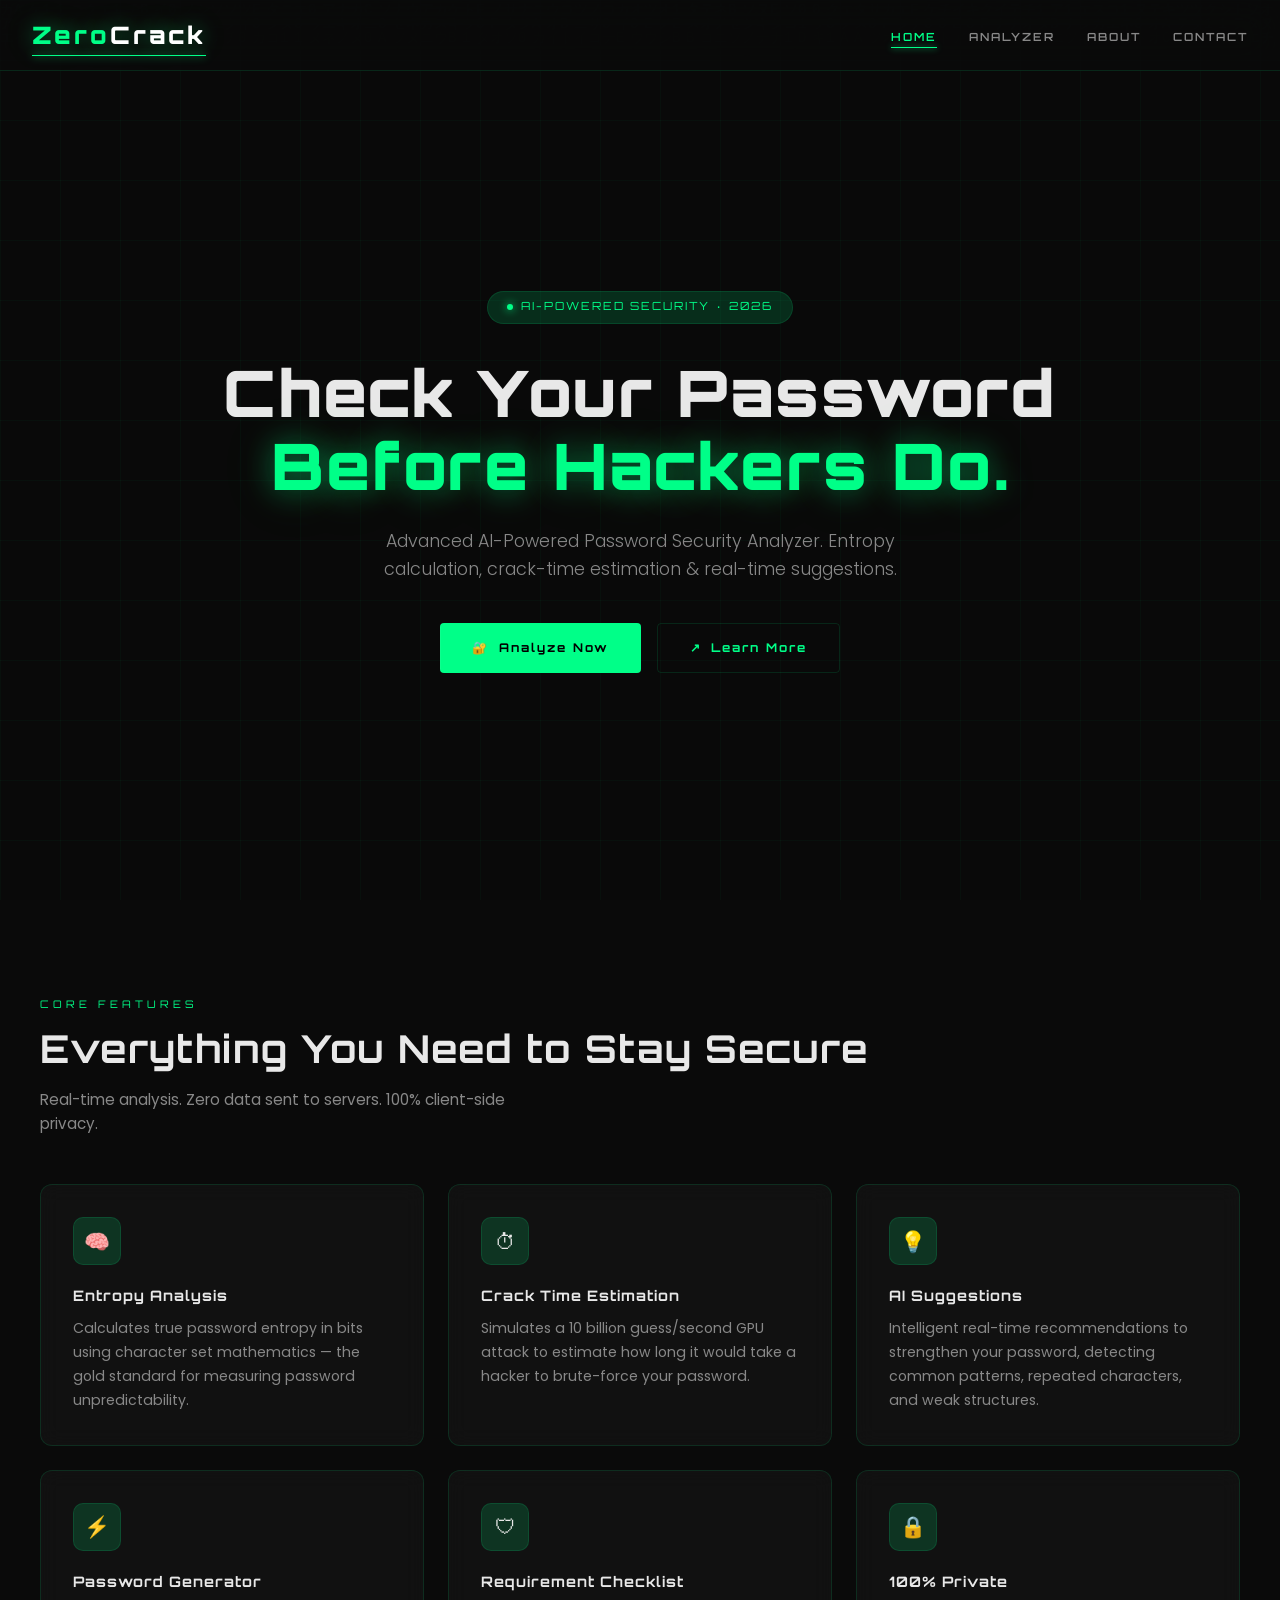
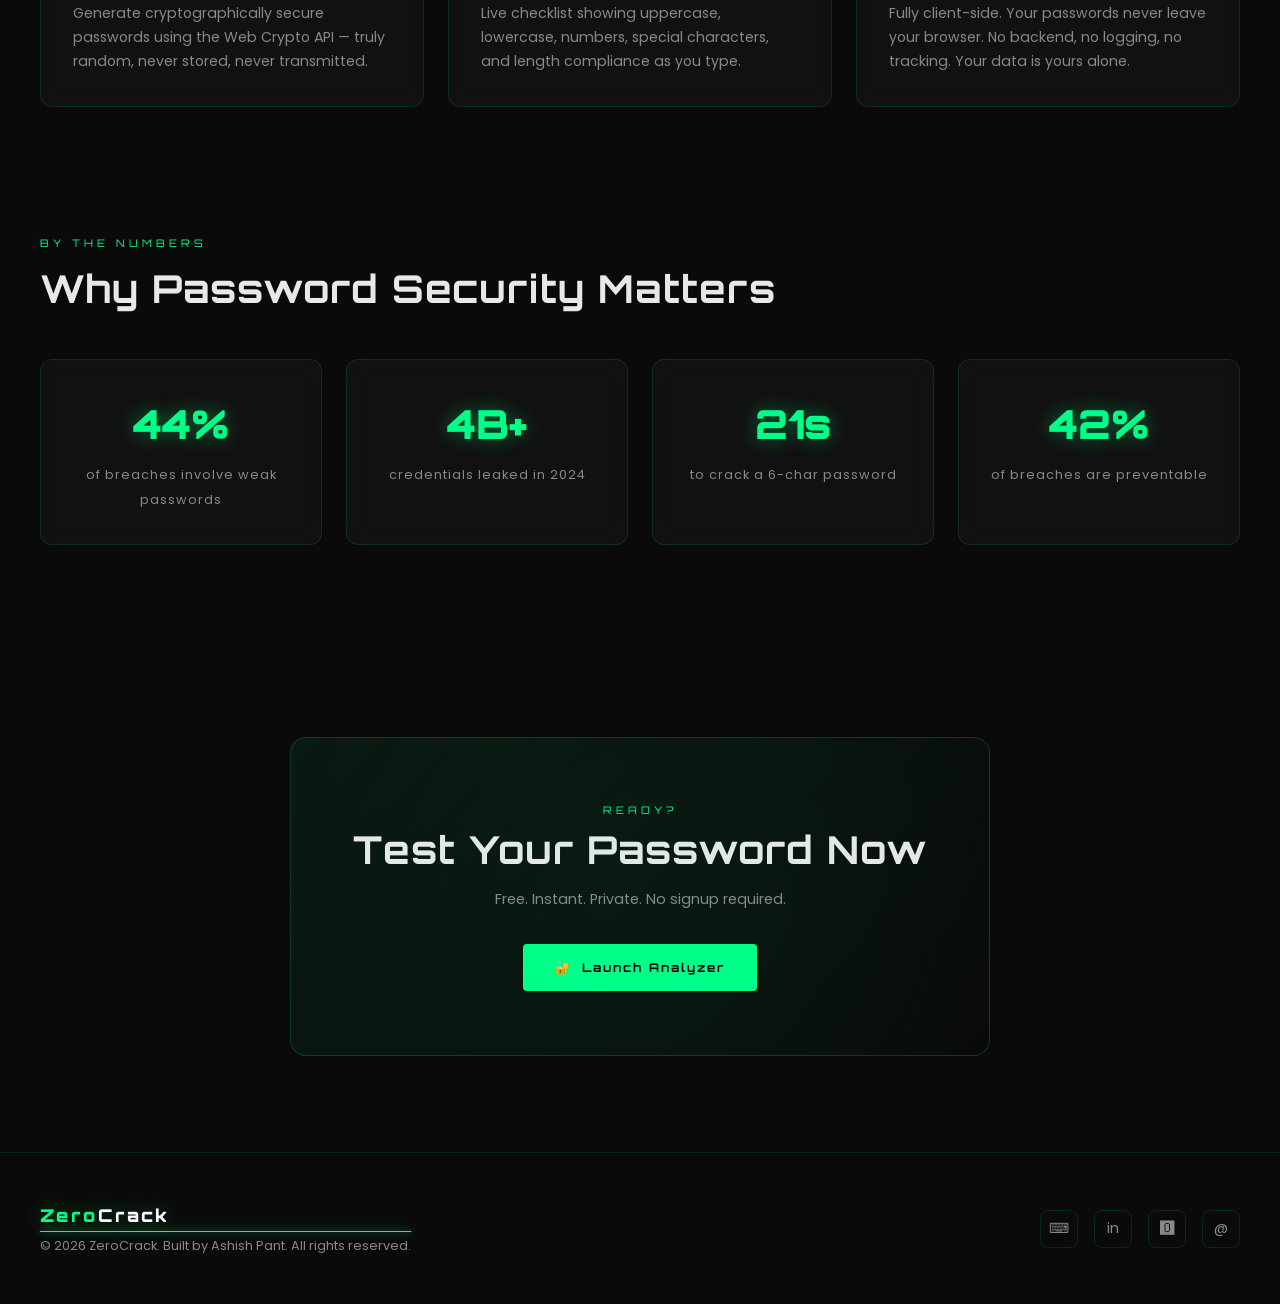
<file: index.html>
<!DOCTYPE html>
<html lang="en">
<head>
  <meta charset="UTF-8" />
  <meta name="viewport" content="width=device-width, initial-scale=1.0"/>
  <title>ZeroCrack — Advanced Password Security Analyzer</title>
  <meta name="description" content="AI-powered password strength and security analyzer. Check your password before hackers do."/>
  <link rel="stylesheet" href="style.css"/>
  <!-- Fonts loaded via CSS @import -->
</head>
<body>

  <!-- Matrix Background Canvas -->
  <canvas id="matrix-canvas" aria-hidden="true"></canvas>
  <!-- Cyber Grid Overlay -->
  <div class="cyber-grid" aria-hidden="true"></div>

  <!-- ======= NAVBAR ======= -->
  <nav class="navbar" role="navigation" aria-label="Main navigation">
    <a href="index.html" class="logo" aria-label="CipherX Home">Zero<span style="color:#fff">Crack</span></a>
    <ul class="nav-links">
      <li><a href="index.html">Home</a></li>
      <li><a href="analyzer.html">Analyzer</a></li>
      <li><a href="about.html">About</a></li>
      <li><a href="contact.html">Contact</a></li>
    </ul>
    <button class="nav-toggle" aria-label="Toggle navigation" aria-expanded="false">
      <span></span><span></span><span></span>
    </button>
  </nav>

  <!-- ======= MAIN ======= -->
  <main class="page-wrapper">

    <!-- HERO -->
    <section class="hero" aria-label="Hero">
      <span class="hero-badge"><span class="dot"></span>AI-POWERED SECURITY · 2026</span>

      <h1 class="hero-title">
        Check Your Password<br>
        <span class="highlight">Before Hackers Do.</span>
      </h1>

      <p class="hero-subtitle">
        Advanced AI-Powered Password Security Analyzer. Entropy calculation, crack-time estimation & real-time suggestions.
      </p>

      <div class="hero-cta">
        <a href="analyzer.html" class="btn-primary">
          <span>🔐</span> Analyze Now
        </a>
        <a href="about.html" class="btn-secondary">
          <span>↗</span> Learn More
        </a>
      </div>
    </section>

    <!-- FEATURES -->
    <section class="section" aria-labelledby="features-title">
      <div class="container">
        <span class="section-label reveal">Core Features</span>
        <h2 class="section-title reveal" id="features-title">Everything You Need to Stay Secure</h2>
        <p class="section-sub reveal">Real-time analysis. Zero data sent to servers. 100% client-side privacy.</p>

        <div class="features-grid">
          <!-- Card 1 -->
          <div class="glass-card reveal reveal-delay-1">
            <div class="feature-icon">🧠</div>
            <h3 class="feature-title">Entropy Analysis</h3>
            <p class="feature-desc">Calculates true password entropy in bits using character set mathematics — the gold standard for measuring password unpredictability.</p>
          </div>
          <!-- Card 2 -->
          <div class="glass-card reveal reveal-delay-2">
            <div class="feature-icon">⏱</div>
            <h3 class="feature-title">Crack Time Estimation</h3>
            <p class="feature-desc">Simulates a 10 billion guess/second GPU attack to estimate how long it would take a hacker to brute-force your password.</p>
          </div>
          <!-- Card 3 -->
          <div class="glass-card reveal reveal-delay-3">
            <div class="feature-icon">💡</div>
            <h3 class="feature-title">AI Suggestions</h3>
            <p class="feature-desc">Intelligent real-time recommendations to strengthen your password, detecting common patterns, repeated characters, and weak structures.</p>
          </div>
          <!-- Card 4 -->
          <div class="glass-card reveal reveal-delay-1">
            <div class="feature-icon">⚡</div>
            <h3 class="feature-title">Password Generator</h3>
            <p class="feature-desc">Generate cryptographically secure passwords using the Web Crypto API — truly random, never stored, never transmitted.</p>
          </div>
          <!-- Card 5 -->
          <div class="glass-card reveal reveal-delay-2">
            <div class="feature-icon">🛡</div>
            <h3 class="feature-title">Requirement Checklist</h3>
            <p class="feature-desc">Live checklist showing uppercase, lowercase, numbers, special characters, and length compliance as you type.</p>
          </div>
          <!-- Card 6 -->
          <div class="glass-card reveal reveal-delay-3">
            <div class="feature-icon">🔒</div>
            <h3 class="feature-title">100% Private</h3>
            <p class="feature-desc">Fully client-side. Your passwords never leave your browser. No backend, no logging, no tracking. Your data is yours alone.</p>
          </div>
        </div>
      </div>
    </section>

    <!-- STATS -->
    <section class="section" style="padding-top:2rem;" aria-label="Statistics">
      <div class="container">
        <span class="section-label reveal">By The Numbers</span>
        <h2 class="section-title reveal">Why Password Security Matters</h2>
        <div class="stats-grid">
          <div class="glass-card stat-card reveal reveal-delay-1">
            <span class="stat-number" data-count="81" data-suffix="%">0%</span>
            <span class="stat-label">of breaches involve weak passwords</span>
          </div>
          <div class="glass-card stat-card reveal reveal-delay-2">
            <span class="stat-number" data-count="4" data-suffix="B+">0</span>
            <span class="stat-label">credentials leaked in 2024</span>
          </div>
          <div class="glass-card stat-card reveal reveal-delay-3">
            <span class="stat-number" data-count="30" data-suffix="s">0</span>
            <span class="stat-label">to crack a 6-char password</span>
          </div>
          <div class="glass-card stat-card reveal reveal-delay-1">
            <span class="stat-number" data-count="99" data-suffix="%">0%</span>
            <span class="stat-label">of breaches are preventable</span>
          </div>
        </div>
      </div>
    </section>

    <!-- CTA -->
    <section class="cta-section reveal" aria-label="Call to action">
      <div class="cta-box">
        <span class="section-label" style="text-align:center;display:block;margin-bottom:0.5rem;">Ready?</span>
        <h2 class="section-title" style="margin-bottom:1rem;">Test Your Password Now</h2>
        <p style="color:var(--text-muted);margin-bottom:2rem;font-size:0.9rem;">Free. Instant. Private. No signup required.</p>
        <a href="analyzer.html" class="btn-primary">
          <span>🔐</span> Launch Analyzer
        </a>
      </div>
    </section>
   

  </main>

  <!-- FOOTER -->
  <footer role="contentinfo">
    <div class="footer-inner">
      <div>
        <div class="logo" style="font-size:1.1rem;margin-bottom:0.4rem;">Zero<span style="color:#fff">Crack</span></div>
        <p class="footer-copy">© 2026 ZeroCrack. Built by Ashish Pant. All rights reserved.</p>
      </div>
      <div class="social-links" aria-label="Social media links">
        <a href="https://github.com/ashish-pant78" target="_blank" aria-label="GitHub">⌨</a>
       <a href="https://www.linkedin.com/in/ashishpant78" target="_blank" aria-label="LinkedIn">in</a>
        <a href="https://www.instagram.com/pixeltoprogram7" target="_blank" aria-label="Instagram">🅾</a>
        <a href="mailto:ashishpant062@gmail.com" aria-label="Email">@</a>
      </div>
      
    </div>
  </footer>

  <script src="script.js"></script>
</body>
</html>
</file>
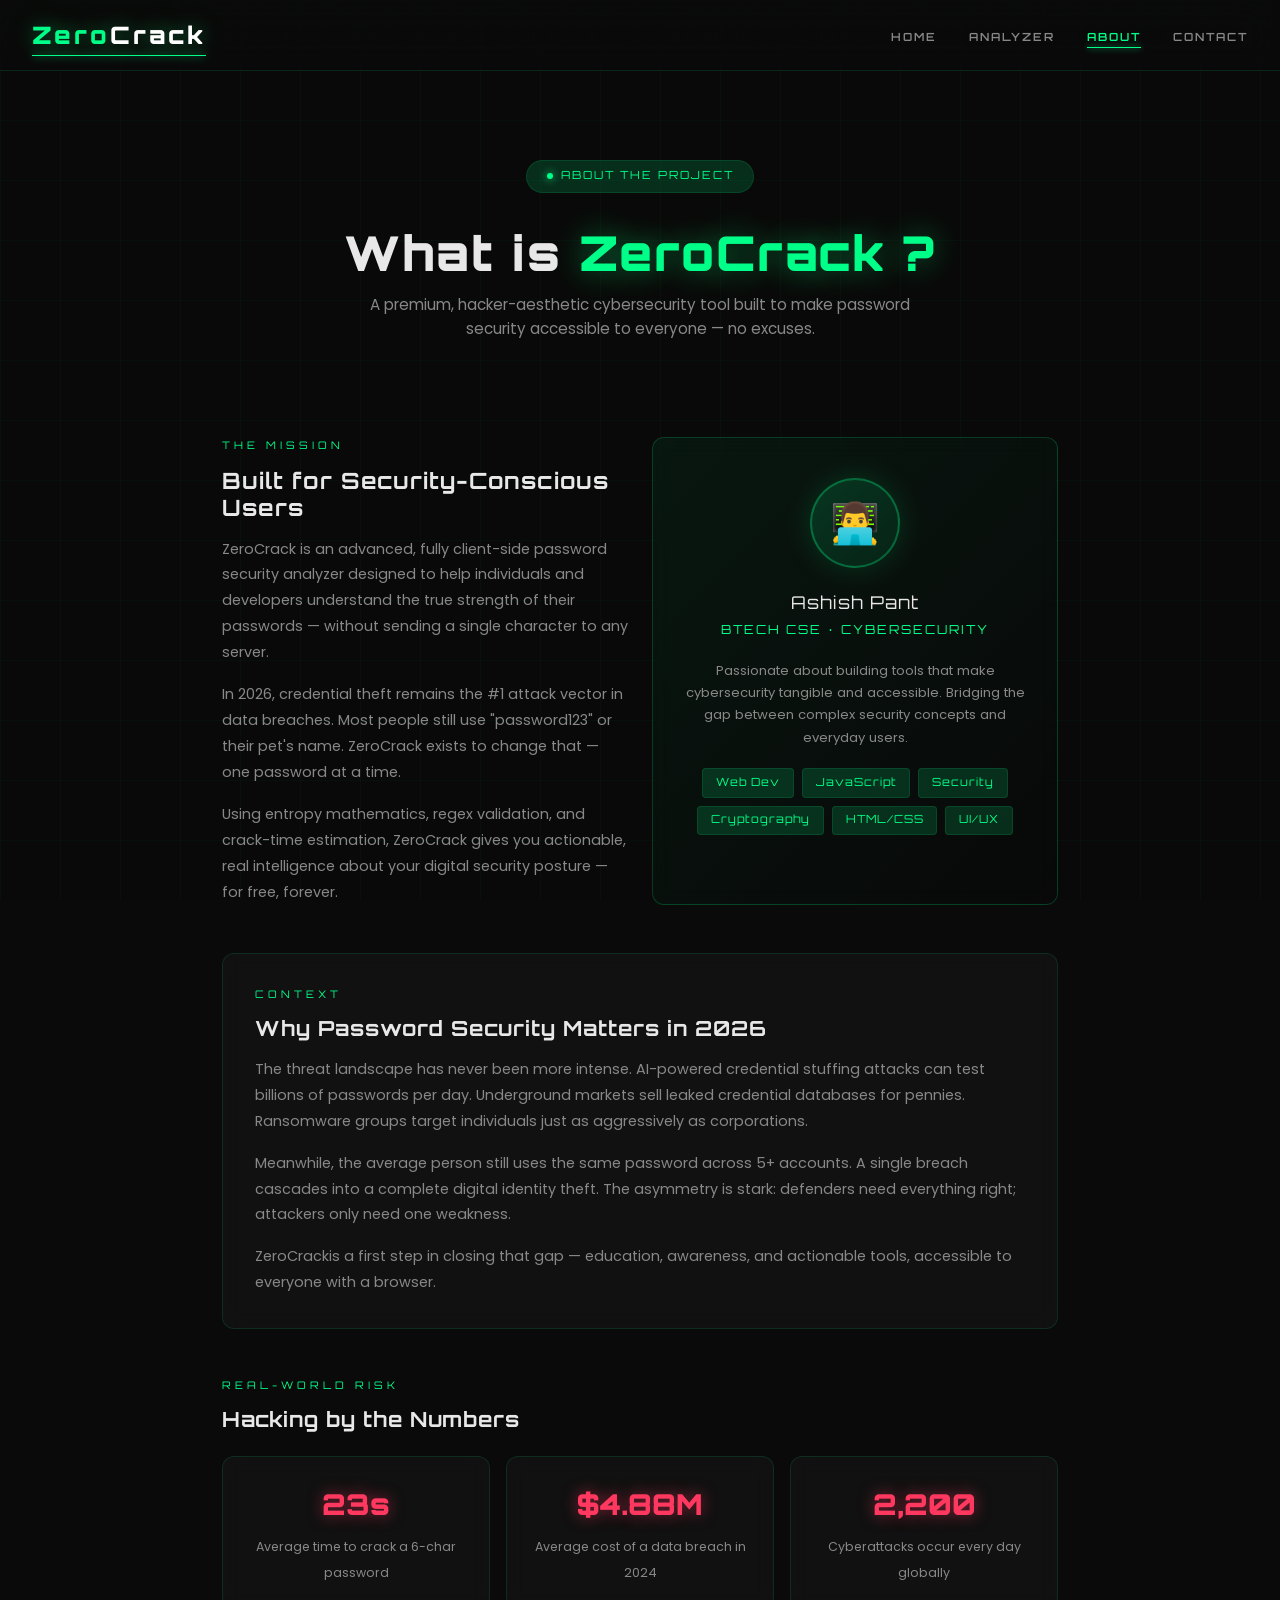
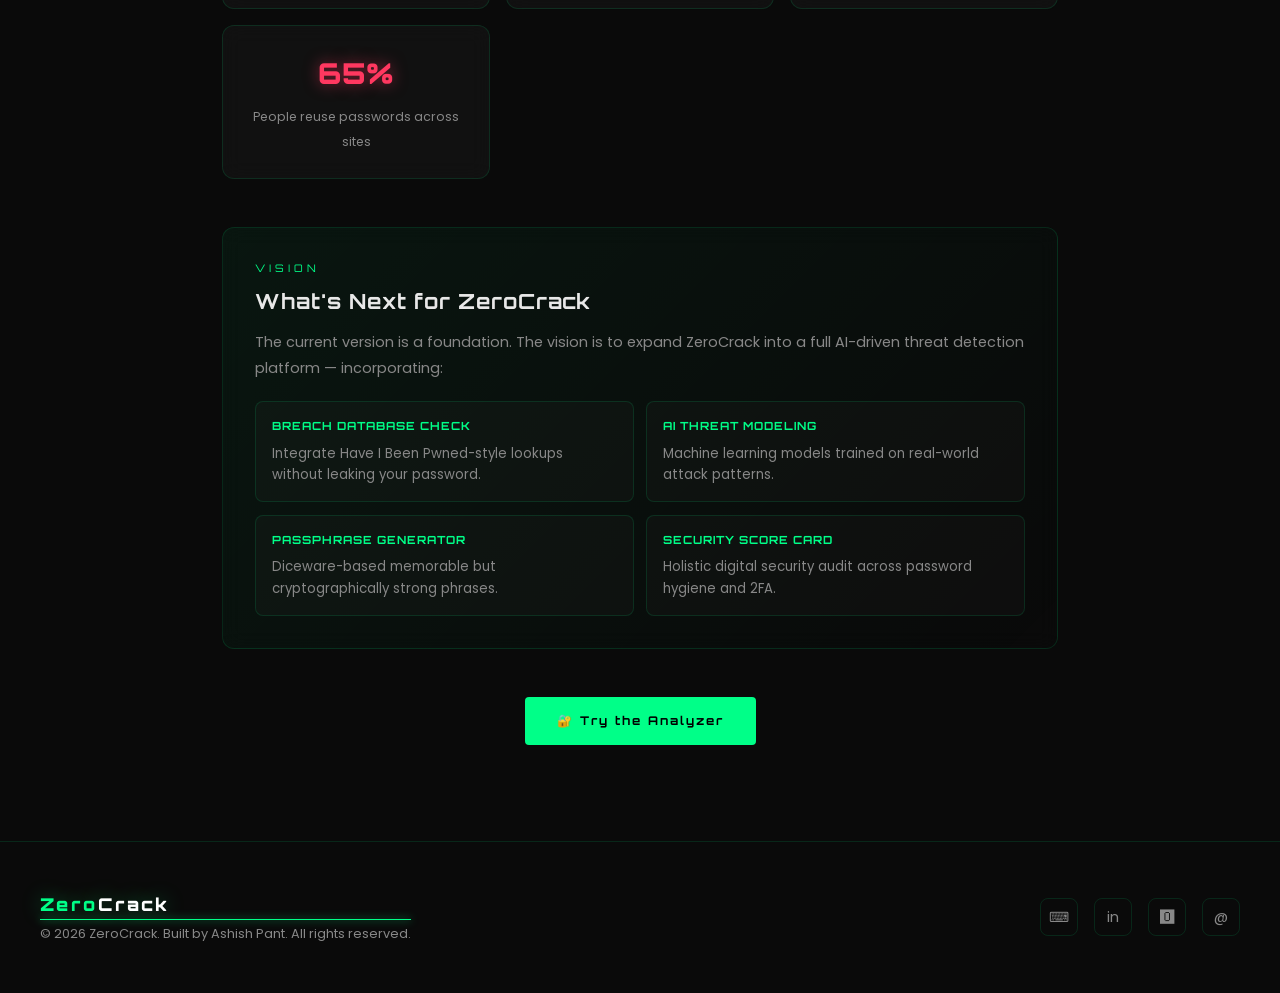
<file: about.html>
<!DOCTYPE html>
<html lang="en">
<head>
  <meta charset="UTF-8"/>
  <meta name="viewport" content="width=device-width, initial-scale=1.0"/>
  <title>ZeroCrack — About</title>
  <meta name="description" content="About CipherX — the AI-powered password security analyzer built by Ashish Pant."/>
  <link rel="stylesheet" href="style.css"/>
</head>
<body>

  <canvas id="matrix-canvas" aria-hidden="true"></canvas>
  <div class="cyber-grid" aria-hidden="true"></div>

  <!-- NAVBAR -->
  <nav class="navbar">
    <a href="index.html" class="logo">Zero<span style="color:#fff">Crack</span></a>
    <ul class="nav-links">
      <li><a href="index.html">Home</a></li>
      <li><a href="analyzer.html">Analyzer</a></li>
      <li><a href="about.html">About</a></li>
      <li><a href="contact.html">Contact</a></li>
    </ul>
    <button class="nav-toggle" aria-label="Toggle navigation">
      <span></span><span></span><span></span>
    </button>
  </nav>

  <main class="page-wrapper">

    <!-- HERO -->
    <div class="about-hero">
      <span class="hero-badge"><span class="dot"></span>ABOUT THE PROJECT</span>
      <h1 class="hero-title" style="font-size:clamp(1.8rem,4vw,3rem);margin-bottom:0.8rem;">
        What is <span class="highlight">ZeroCrack ?</span>
      </h1>
      <p style="color:var(--text-muted);font-size:0.95rem;max-width:540px;margin:0 auto;">
        A premium, hacker-aesthetic cybersecurity tool built to make password security accessible to everyone — no excuses.
      </p>
    </div>

    <div class="about-container">

      <!-- About + Profile -->
      <div class="about-grid reveal">
        <div>
          <span class="section-label">The Mission</span>
          <h2 class="section-title" style="font-size:1.4rem;margin-bottom:1rem;">Built for Security-Conscious Users</h2>
          <p class="about-text">
            ZeroCrack is an advanced, fully client-side password security analyzer designed to help individuals and developers understand the true strength of their passwords — without sending a single character to any server.
          </p>
          <p class="about-text" style="margin-top:1rem;">
            In 2026, credential theft remains the #1 attack vector in data breaches. Most people still use "password123" or their pet's name. ZeroCrack exists to change that — one password at a time.
          </p>
          <p class="about-text" style="margin-top:1rem;">
            Using entropy mathematics, regex validation, and crack-time estimation, ZeroCrack gives you actionable, real intelligence about your digital security posture — for free, forever.
          </p>
        </div>

        <!-- Creator Profile -->
        <div class="profile-card glass-card">
          <div class="profile-avatar">👨‍💻</div>
          <div class="profile-name">Ashish Pant</div>
          <div class="profile-role">BTECH CSE · CYBERSECURITY</div>
          <p style="font-size:0.82rem;color:var(--text-muted);margin-bottom:1.2rem;line-height:1.7;">
            Passionate about building tools that make cybersecurity tangible and accessible. Bridging the gap between complex security concepts and everyday users.
          </p>
          <div class="skills-list">
            <span class="skill-badge">Web Dev</span>
            <span class="skill-badge">JavaScript</span>
            <span class="skill-badge">Security</span>
            <span class="skill-badge">Cryptography</span>
            <span class="skill-badge">HTML/CSS</span>
            <span class="skill-badge">UI/UX</span>
          </div>
        </div>
      </div>

      <!-- Why it matters in 2026 -->
      <div class="glass-card reveal" style="margin-top:3rem;">
        <span class="section-label">Context</span>
        <h2 class="section-title" style="font-size:1.3rem;margin-bottom:1rem;">Why Password Security Matters in 2026</h2>
        <p class="about-text">
          The threat landscape has never been more intense. AI-powered credential stuffing attacks can test billions of passwords per day. Underground markets sell leaked credential databases for pennies. Ransomware groups target individuals just as aggressively as corporations.
        </p>
        <p class="about-text" style="margin-top:1rem;">
          Meanwhile, the average person still uses the same password across 5+ accounts. A single breach cascades into a complete digital identity theft. The asymmetry is stark: defenders need everything right; attackers only need one weakness.
        </p>
        <p class="about-text" style="margin-top:1rem;">
          ZeroCrackis a first step in closing that gap — education, awareness, and actionable tools, accessible to everyone with a browser.
        </p>
      </div>

      <!-- Real-world risks -->
      <div style="margin-top:3rem;">
        <span class="section-label reveal">Real-World Risk</span>
        <h2 class="section-title reveal" style="font-size:1.3rem;">Hacking by the Numbers</h2>
        <div class="risk-grid reveal">
          <div class="glass-card risk-card">
            <span class="risk-number">23s</span>
            <span class="risk-label">Average time to crack a 6-char password</span>
          </div>
          <div class="glass-card risk-card">
            <span class="risk-number">$4.88M</span>
            <span class="risk-label">Average cost of a data breach in 2024</span>
          </div>
          <div class="glass-card risk-card">
            <span class="risk-number">2,200</span>
            <span class="risk-label">Cyberattacks occur every day globally</span>
          </div>
          <div class="glass-card risk-card">
            <span class="risk-number">65%</span>
            <span class="risk-label">People reuse passwords across sites</span>
          </div>
        </div>
      </div>

      <!-- Vision -->
      <div class="glass-card reveal" style="margin-top:3rem;background:linear-gradient(135deg,rgba(0,255,136,0.05),transparent);">
        <span class="section-label">Vision</span>
        <h2 class="section-title" style="font-size:1.3rem;margin-bottom:1rem;">What's Next for ZeroCrack</h2>
        <p class="about-text">
          The current version is a foundation. The vision is to expand ZeroCrack into a full AI-driven threat detection platform — incorporating:
        </p>
        <div style="margin-top:1.2rem;display:grid;grid-template-columns:1fr 1fr;gap:0.8rem;">
          <div class="tip-card" style="padding:1rem;">
            <strong>BREACH DATABASE CHECK</strong>
            Integrate Have I Been Pwned-style lookups without leaking your password.
          </div>
          <div class="tip-card" style="padding:1rem;">
            <strong>AI THREAT MODELING</strong>
            Machine learning models trained on real-world attack patterns.
          </div>
          <div class="tip-card" style="padding:1rem;">
            <strong>PASSPHRASE GENERATOR</strong>
            Diceware-based memorable but cryptographically strong phrases.
          </div>
          <div class="tip-card" style="padding:1rem;">
            <strong>SECURITY SCORE CARD</strong>
            Holistic digital security audit across password hygiene and 2FA.
          </div>
        </div>
      </div>

      <!-- CTA -->
      <div style="text-align:center;margin-top:3rem;" class="reveal">
        <a href="analyzer.html" class="btn-primary" style="font-size:0.75rem;">🔐 Try the Analyzer</a>
      </div>

    </div>
  </main>

  <!-- FOOTER -->
  <footer>
    <div class="footer-inner">
      <div>
        <div class="logo" style="font-size:1.1rem;margin-bottom:0.4rem;">Zero<span style="color:#fff">Crack</span></div>
        <p class="footer-copy">© 2026 ZeroCrack. Built by Ashish Pant. All rights reserved.</p>
      </div>
      <div class="social-links">
     <a href="https://github.com/ashish-pant78" target="_blank" aria-label="GitHub">⌨</a>
       <a href="https://www.linkedin.com/in/ashishpant78" target="_blank" aria-label="LinkedIn">in</a>
        <a href="https://www.instagram.com/pixeltoprogram7" target="_blank" aria-label="Instagram">🅾</a>
        <a href="mailto:ashishpant062@gmail.com" aria-label="Email">@</a>
      </div>
    </div>
  </footer>

  <script src="script.js"></script>
</body>
</html>
</file>
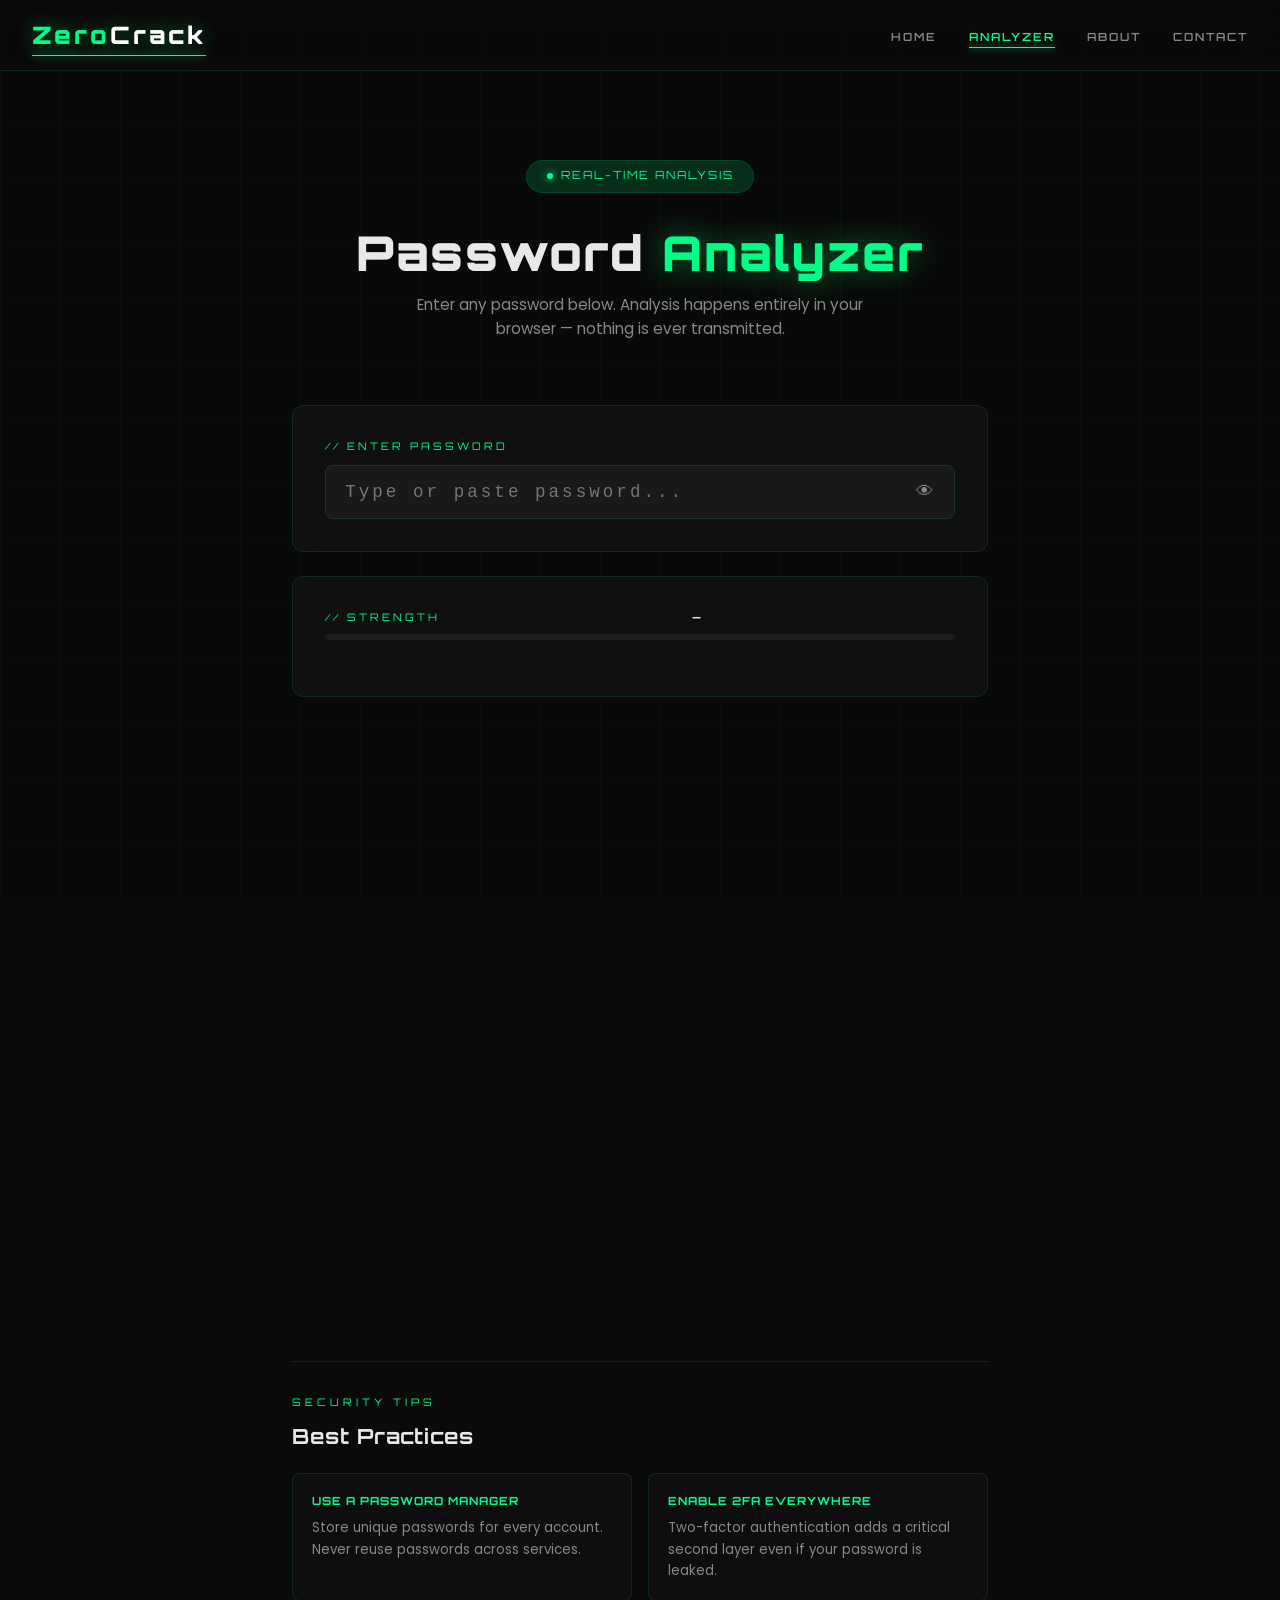
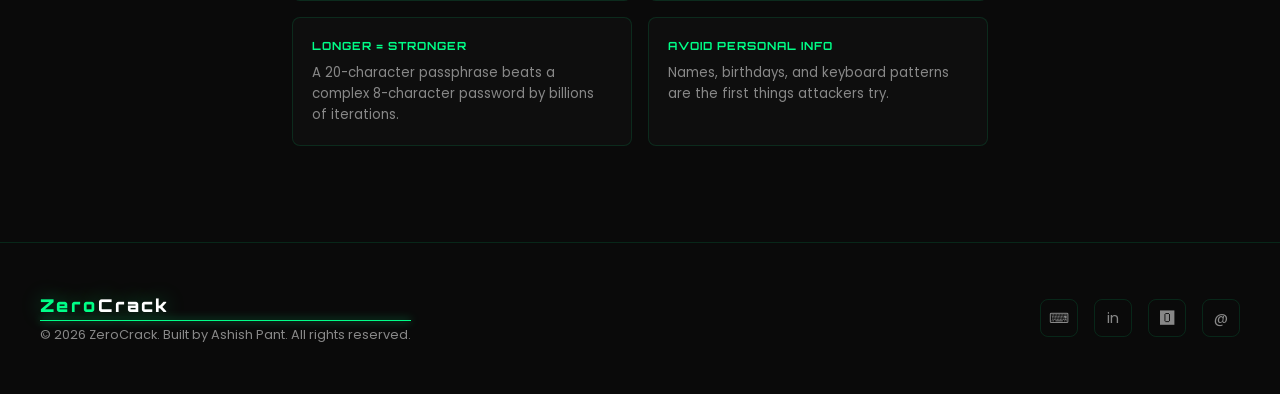
<file: analyzer.html>
<!DOCTYPE html>
<html lang="en">
<head>
  <meta charset="UTF-8"/>
  <meta name="viewport" content="width=device-width, initial-scale=1.0"/>
  <title>ZeroCrack — Password Analyzer</title>
  <meta name="description" content="Real-time password strength analyzer with entropy calculation and crack-time estimation."/>
  <link rel="stylesheet" href="style.css"/>
</head>
<body>

  <canvas id="matrix-canvas" aria-hidden="true"></canvas>
  <div class="cyber-grid" aria-hidden="true"></div>

  <!-- NAVBAR -->
  <nav class="navbar" role="navigation">
    <a href="index.html" class="logo">Zero<span style="color:#fff">Crack</span></a>
    <ul class="nav-links">
      <li><a href="index.html">Home</a></li>
      <li><a href="analyzer.html">Analyzer</a></li>
      <li><a href="about.html">About</a></li>
      <li><a href="contact.html">Contact</a></li>
    </ul>
    <button class="nav-toggle" aria-label="Toggle navigation">
      <span></span><span></span><span></span>
    </button>
  </nav>

  <main class="page-wrapper">

    <!-- HERO -->
    <div class="analyzer-hero">
      <span class="hero-badge"><span class="dot"></span>REAL-TIME ANALYSIS</span>
      <h1 class="hero-title" style="font-size:clamp(1.8rem,4vw,3rem);margin-bottom:0.8rem;">
        Password <span class="highlight">Analyzer</span>
      </h1>
      <p style="color:var(--text-muted);font-size:0.95rem;max-width:500px;margin:0 auto;">
        Enter any password below. Analysis happens entirely in your browser — nothing is ever transmitted.
      </p>
    </div>

    <!-- ANALYZER PANEL -->
    <div class="analyzer-container">

      <!-- Input -->
      <div class="glass-card" style="margin-bottom:1.5rem;">
        <label class="input-label" for="password-input">// ENTER PASSWORD</label>
        <div class="input-wrapper" style="margin-bottom:0;">
          <input
            type="password"
            id="password-input"
            class="password-input"
            placeholder="Type or paste password..."
            autocomplete="off"
            spellcheck="false"
            aria-label="Password input"
          />
          <button class="toggle-btn" id="toggle-btn" aria-label="Toggle password visibility">👁</button>
        </div>
      </div>

      <!-- Strength Meter -->
      <div class="glass-card" style="margin-bottom:1.5rem;">
        <div class="strength-meter-wrap">
          <div class="strength-label-row">
            <span class="input-label" style="margin-bottom:0;">// STRENGTH</span>
            <span class="strength-text" id="strength-text">—</span>
            <span class="strength-percent" id="strength-pct"></span>
          </div>
          <div class="strength-bar-bg">
            <div class="strength-bar" id="strength-bar"></div>
          </div>
        </div>
      </div>

      <!-- Loader (shown briefly on input) -->
      <div class="loader" id="loader" aria-label="Analyzing...">
        <div class="loader-dot"></div>
        <div class="loader-dot"></div>
        <div class="loader-dot"></div>
      </div>

      <!-- Results Panel (revealed after input) -->
      <div class="results-panel" id="results-panel">

        <!-- Checklist -->
        <div class="glass-card" style="margin-bottom:1.5rem;">
          <span class="input-label" style="margin-bottom:1rem;display:block;">// REQUIREMENTS</span>
          <div class="checklist" role="list" aria-label="Password requirements">
            <div class="check-item" id="check-length" role="listitem">
              <span class="icon">✖</span> Min 8 characters
            </div>
            <div class="check-item" id="check-upper" role="listitem">
              <span class="icon">✖</span> Uppercase letter
            </div>
            <div class="check-item" id="check-lower" role="listitem">
              <span class="icon">✖</span> Lowercase letter
            </div>
            <div class="check-item" id="check-number" role="listitem">
              <span class="icon">✖</span> Number (0–9)
            </div>
            <div class="check-item" id="check-special" role="listitem">
              <span class="icon">✖</span> Special character
            </div>
          </div>
        </div>

        <!-- Stats Row -->
        <div class="stats-row" style="margin-bottom:1.5rem;">
          <div class="stat-box">
            <span class="val" id="entropy-val">—</span>
            <span class="lbl">ENTROPY</span>
          </div>
          <div class="stat-box">
            <span class="val" id="crack-time" style="font-size:1rem;">—</span>
            <span class="lbl">EST. CRACK TIME</span>
          </div>
        </div>

        <!-- AI Suggestions -->
        <div class="glass-card suggestions-box" style="margin-bottom:1.5rem;">
          <div class="suggestions-title">
            🤖 AI SUGGESTIONS
          </div>
          <div id="suggestions-list">
            <div class="suggestion-item" style="color:var(--text-muted)">Enter a password to get AI suggestions.</div>
          </div>
        </div>

        <!-- Action Buttons -->
        <div class="action-row">
          <button class="btn-primary" id="gen-btn" style="flex:1;">⚡ Generate</button>
          <button class="btn-secondary" id="copy-btn" style="flex:1;">📋 Copy</button>
        </div>

      </div><!-- end results-panel -->

      <!-- Security Tips -->
      <div class="tips-section reveal">
        <span class="section-label">Security Tips</span>
        <h2 class="section-title" style="font-size:1.3rem;margin-bottom:0.5rem;">Best Practices</h2>
        <div class="tips-grid">
          <div class="tip-card">
            <strong>USE A PASSWORD MANAGER</strong>
            Store unique passwords for every account. Never reuse passwords across services.
          </div>
          <div class="tip-card">
            <strong>ENABLE 2FA EVERYWHERE</strong>
            Two-factor authentication adds a critical second layer even if your password is leaked.
          </div>
          <div class="tip-card">
            <strong>LONGER = STRONGER</strong>
            A 20-character passphrase beats a complex 8-character password by billions of iterations.
          </div>
          <div class="tip-card">
            <strong>AVOID PERSONAL INFO</strong>
            Names, birthdays, and keyboard patterns are the first things attackers try.
          </div>
        </div>
      </div>

    </div><!-- end analyzer-container -->
  </main>

  <!-- FOOTER -->
  <footer>
    <div class="footer-inner">
      <div>
        <div class="logo" style="font-size:1.1rem;margin-bottom:0.4rem;">Zero<span style="color:#fff">Crack</span></div>
        <p class="footer-copy">© 2026 ZeroCrack. Built by Ashish Pant. All rights reserved.</p>
      </div>
      <div class="social-links">
       <a href="https://github.com/ashish-pant78" target="_blank" aria-label="GitHub">⌨</a>
       <a href="https://www.linkedin.com/in/ashishpant78" target="_blank" aria-label="LinkedIn">in</a>
        <a href="https://www.instagram.com/pixeltoprogram7" target="_blank" aria-label="Instagram">🅾</a>
        <a href="mailto:ashishpant062@gmail.com" aria-label="Email">@</a>
      </div>
    </div>
  </footer>

  <script src="script.js"></script>
</body>
</html>
</file>
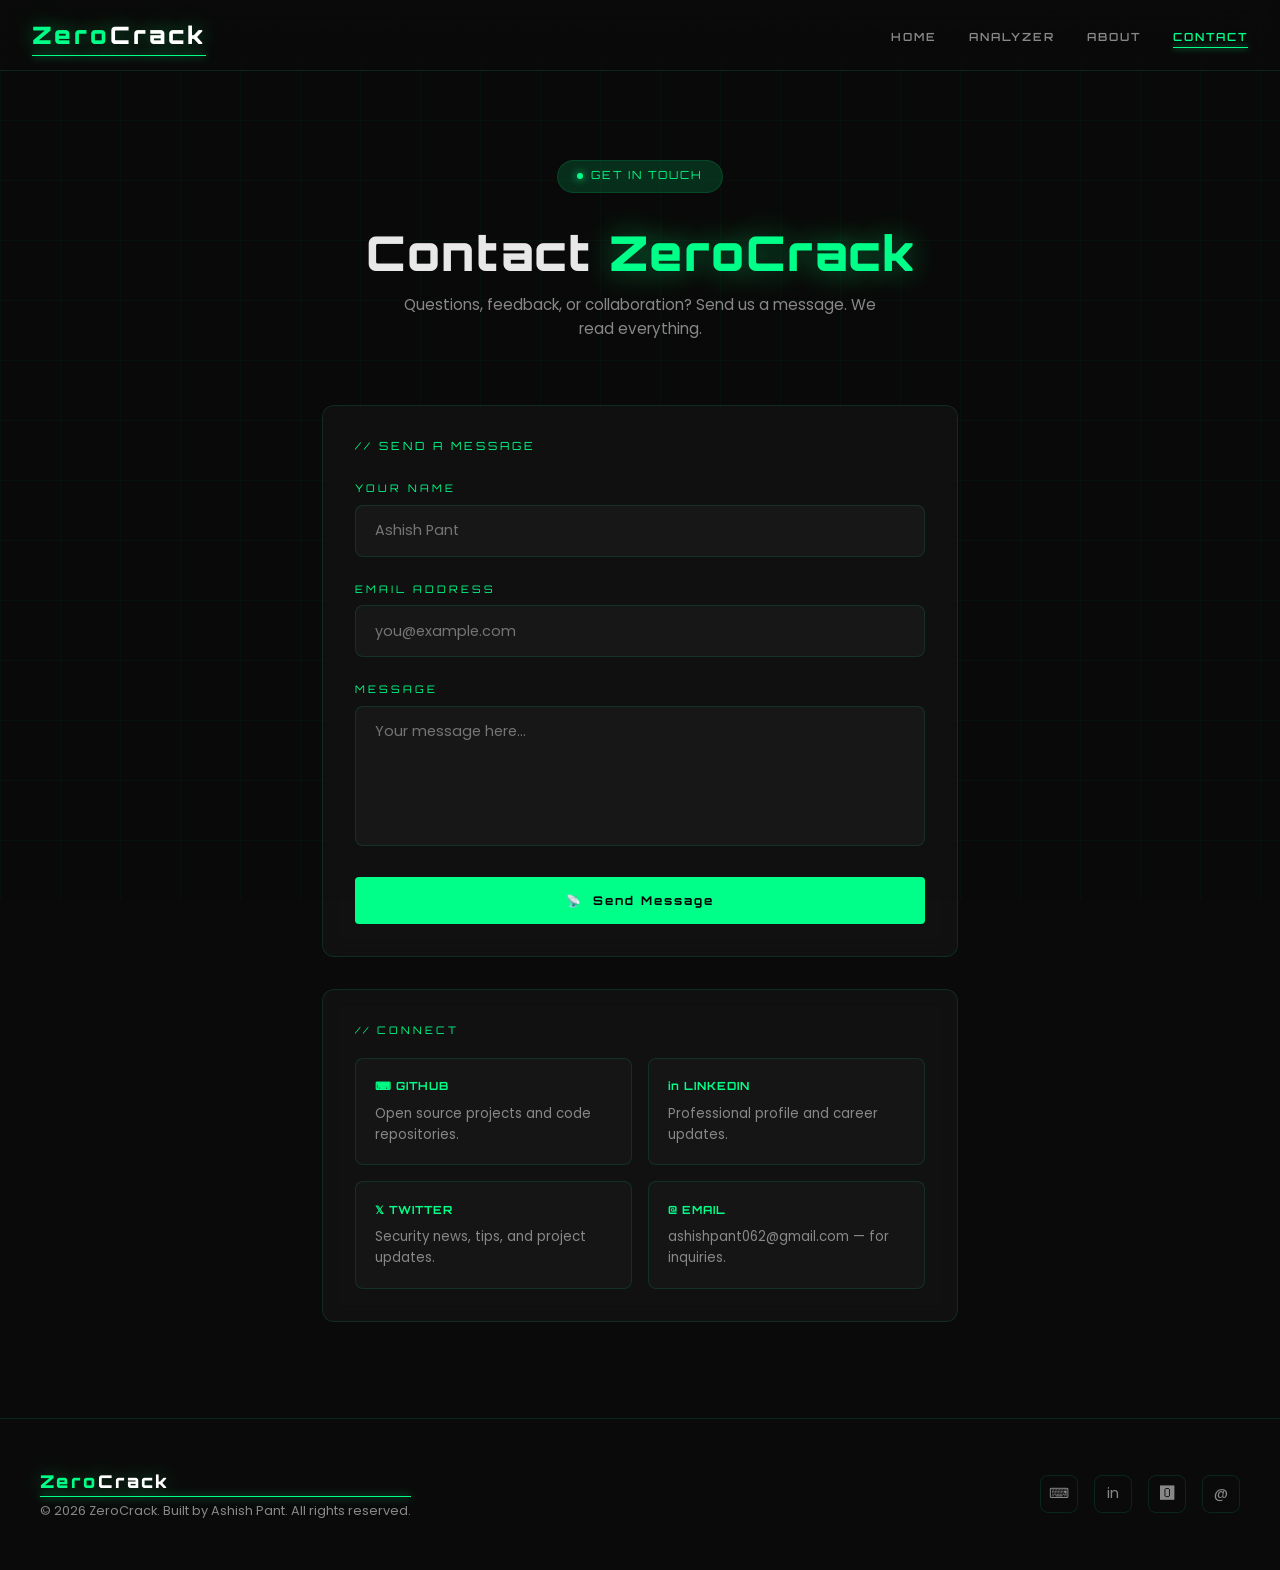
<file: contact.html>
<!DOCTYPE html>
<html lang="en">
<head>
  <meta charset="UTF-8"/>
  <meta name="viewport" content="width=device-width, initial-scale=1.0"/>
  <title>ZeroCrack — Contact</title>
  <meta name="description" content="Get in touch with the CipherX team."/>
  <link rel="stylesheet" href="style.css"/>
</head>
<body>

  <canvas id="matrix-canvas" aria-hidden="true"></canvas>
  <div class="cyber-grid" aria-hidden="true"></div>

  <!-- NAVBAR -->
  <nav class="navbar">
    <a href="index.html" class="logo">Zero<span style="color:#fff">Crack</span></a>
    <ul class="nav-links">
      <li><a href="index.html">Home</a></li>
      <li><a href="analyzer.html">Analyzer</a></li>
      <li><a href="about.html">About</a></li>
      <li><a href="contact.html">Contact</a></li>
    </ul>
    <button class="nav-toggle" aria-label="Toggle navigation">
      <span></span><span></span><span></span>
    </button>
  </nav>

  <main class="page-wrapper">

    <!-- HERO -->
    <div class="contact-hero">
      <span class="hero-badge"><span class="dot"></span>GET IN TOUCH</span>
      <h1 class="hero-title" style="font-size:clamp(1.8rem,4vw,3rem);margin-bottom:0.8rem;">
        Contact <span class="highlight">ZeroCrack</span>
      </h1>
      <p style="color:var(--text-muted);font-size:0.95rem;max-width:480px;margin:0 auto;">
        Questions, feedback, or collaboration? Send us a message. We read everything.
      </p>
    </div>

    <div class="contact-container">

      <!-- Contact Form -->
      <div class="glass-card reveal" style="margin-bottom:2rem;">
        <span class="input-label" style="margin-bottom:1.5rem;display:block;font-size:0.7rem;letter-spacing:3px;">// SEND A MESSAGE</span>

        <form id="contact-form" novalidate>

          <!-- Name -->
          <div class="form-group">
            <label class="form-label" for="name">Your Name</label>
            <input
              type="text"
              id="name"
              class="form-input"
              placeholder="Ashish Pant"
              autocomplete="name"
            />
            <span class="error-msg" id="name-err">⚠ Please enter your name.</span>
          </div>

          <!-- Email -->
          <div class="form-group">
            <label class="form-label" for="email">Email Address</label>
            <input
              type="email"
              id="email"
              class="form-input"
              placeholder="you@example.com"
              autocomplete="email"
            />
            <span class="error-msg" id="email-err">⚠ Please enter a valid email address.</span>
          </div>

          <!-- Message -->
          <div class="form-group">
            <label class="form-label" for="message">Message</label>
            <textarea
              id="message"
              class="form-textarea"
              placeholder="Your message here..."
            ></textarea>
            <span class="error-msg" id="msg-err">⚠ Message must be at least 10 characters.</span>
          </div>

          <button type="submit" class="btn-primary btn-submit">
            <span>📡</span> Send Message
          </button>

        </form>
      </div>

      <!-- Social / Info -->
      <div class="glass-card reveal">
        <span class="input-label" style="margin-bottom:1.2rem;display:block;">// CONNECT</span>
        <div style="display:grid;grid-template-columns:1fr 1fr;gap:1rem;">
          <a href="#" class="tip-card" style="text-decoration:none;cursor:pointer;display:block;" aria-label="GitHub">
            <strong>⌨ GITHUB</strong>
            Open source projects and code repositories.
          </a>
          <a href="#" class="tip-card" style="text-decoration:none;cursor:pointer;display:block;" aria-label="LinkedIn">
            <strong>in LINKEDIN</strong>
            Professional profile and career updates.
          </a>
          <a href="#" class="tip-card" style="text-decoration:none;cursor:pointer;display:block;" aria-label="Twitter">
            <strong>𝕏 TWITTER</strong>
            Security news, tips, and project updates.
          </a>
          <a href="mailto:contact@cipherx.dev" class="tip-card" style="text-decoration:none;cursor:pointer;display:block;" aria-label="Email">
            <strong>@ EMAIL</strong>
            ashishpant062@gmail.com — for inquiries.
          </a>
        </div>
      </div>

    </div>
  </main>

  <!-- FOOTER -->
  <footer>
    <div class="footer-inner">
      <div>
        <div class="logo" style="font-size:1.1rem;margin-bottom:0.4rem;">Zero<span style="color:#fff">Crack</span></div>
        <p class="footer-copy">© 2026 ZeroCrack. Built by Ashish Pant. All rights reserved.</p>
      </div>
      <div class="social-links">
      <a href="https://github.com/ashish-pant78" target="_blank" aria-label="GitHub">⌨</a>
       <a href="https://www.linkedin.com/in/ashishpant78" target="_blank" aria-label="LinkedIn">in</a>
        <a href="https://www.instagram.com/pixeltoprogram7" target="_blank" aria-label="Instagram">🅾</a>
        <a href="mailto:ashishpant062@gmail.com" aria-label="Email">@</a>
      </div>
    </div>
  </footer>

  <!-- SUCCESS POPUP -->
  <div class="popup-overlay" id="popup" role="dialog" aria-modal="true" aria-labelledby="popup-title">
    <div class="popup-box">
      <span class="popup-icon">✅</span>
      <h2 class="popup-title" id="popup-title">MESSAGE SENT</h2>
      <p class="popup-text">Thanks for reaching out! We'll respond within 24 hours. Stay secure out there.</p>
      <button class="btn-primary" id="close-popup" style="width:100%;justify-content:center;">
        Close
      </button>
    </div>
  </div>

  <script src="script.js"></script>
</body>
</html>
</file>
<file: style.css>
/* =============================================
   CipherX - Cybersecurity SaaS Stylesheet
   Author: Ashish Pant
   ============================================= */

@import url('https://fonts.googleapis.com/css2?family=Orbitron:wght@400;600;700;900&family=Poppins:wght@300;400;500;600&display=swap');

/* ---- CSS Variables ---- */
:root {
  --bg-primary: #0a0a0a;
  --bg-secondary: #111111;
  --bg-card: rgba(255,255,255,0.03);
  --neon-green: #00ff88;
  --neon-green-dim: rgba(0,255,136,0.15);
  --neon-green-glow: rgba(0,255,136,0.4);
  --neon-red: #ff3860;
  --neon-orange: #ff9f43;
  --neon-yellow: #ffd32a;
  --text-primary: #e8e8e8;
  --text-muted: #888;
  --border-glass: rgba(0,255,136,0.12);
  --font-head: 'Orbitron', monospace;
  --font-body: 'Poppins', sans-serif;
  --transition: 0.3s cubic-bezier(0.4,0,0.2,1);
  background-color: var(--neon-green);
  background-image: ;
}

/* ---- Reset & Base ---- */
*, *::before, *::after { box-sizing: border-box; margin: 0; padding: 0; }

html { scroll-behavior: smooth; }

body {
  background: var(--bg-primary);
  color: var(--text-primary);
  font-family: var(--font-body);
  line-height: 1.6;
  overflow-x: hidden;
}

/* ---- Scrollbar ---- */
::-webkit-scrollbar { width: 6px; }
::-webkit-scrollbar-track { background: var(--bg-secondary); }
::-webkit-scrollbar-thumb { background: var(--neon-green); border-radius: 3px; }

/* ---- Matrix Canvas Background ---- */
#matrix-canvas {
  position: fixed;
  top: 0; left: 0;
  width: 100%; height: 100%;
  z-index: 0;
  opacity: 0.04;
  pointer-events: none;
}

/* ---- Cyber Grid Overlay ---- */
.cyber-grid {
  position: fixed;
  inset: 0;
  background-image:
    linear-gradient(rgba(0,255,136,0.03) 1px, transparent 1px),
    linear-gradient(90deg, rgba(0,255,136,0.03) 1px, transparent 1px);
  background-size: 60px 60px;
  z-index: 0;
  pointer-events: none;
}

/* ---- Navbar ---- */
.navbar {
  position: fixed;
  top: 0; width: 100%;
  z-index: 1000;
  padding: 1rem 2rem;
  display: flex;
  align-items: center;
  justify-content: space-between;
  background: rgba(10,10,10,0.7);
  backdrop-filter: blur(20px);
  -webkit-backdrop-filter: blur(20px);
  border-bottom: 1px solid var(--border-glass);
  transition: var(--transition);
}

.navbar.scrolled {
  background: rgba(10,10,10,0.95);
  border-bottom-color: rgba(0,255,136,0.25);
}

.logo {
  font-family: var(--font-head);
  font-size: 1.5rem;
  font-weight: 900;
  color: var(--neon-green);
  text-decoration: none;
  letter-spacing: 3px;
  text-shadow: 0 0 20px var(--neon-green-glow), 0 0 40px rgba(0,255,136,0.2);
  position: relative;
}

.logo::after {
  content: '';
  position: absolute;
  bottom: -2px; left: 0;
  width: 100%; height: 1px;
  background: var(--neon-green);
  box-shadow: 0 0 8px var(--neon-green);
}

.nav-links {
  display: flex;
  gap: 2rem;
  list-style: none;
}

.nav-links a {
  font-family: var(--font-head);
  font-size: 0.7rem;
  font-weight: 600;
  letter-spacing: 2px;
  text-transform: uppercase;
  color: var(--text-muted);
  text-decoration: none;
  position: relative;
  transition: color var(--transition);
  padding: 0.3rem 0;
}

.nav-links a::after {
  content: '';
  position: absolute;
  bottom: 0; left: 0;
  width: 0; height: 1px;
  background: var(--neon-green);
  box-shadow: 0 0 6px var(--neon-green);
  transition: width var(--transition);
}

.nav-links a:hover,
.nav-links a.active {
  color: var(--neon-green);
}

.nav-links a:hover::after,
.nav-links a.active::after { width: 100%; }

.nav-toggle {
  display: none;
  flex-direction: column;
  gap: 5px;
  cursor: pointer;
  padding: 4px;
}

.nav-toggle span {
  display: block;
  width: 24px; height: 2px;
  background: var(--neon-green);
  transition: var(--transition);
  box-shadow: 0 0 4px var(--neon-green);
}

/* ---- Page Wrapper ---- */
.page-wrapper {
  position: relative;
  z-index: 1;
}

/* ---- Hero Section ---- */
.hero {
  min-height: 100vh;
  display: flex;
  flex-direction: column;
  align-items: center;
  justify-content: center;
  text-align: center;
  padding: 8rem 2rem 4rem;
  position: relative;
}

.hero-badge {
  display: inline-flex;
  align-items: center;
  gap: 0.5rem;
  background: var(--neon-green-dim);
  border: 1px solid var(--border-glass);
  border-radius: 50px;
  padding: 0.4rem 1.2rem;
  font-size: 0.7rem;
  font-family: var(--font-head);
  letter-spacing: 2px;
  color: var(--neon-green);
  margin-bottom: 2rem;
  animation: fadeInDown 0.8s ease forwards;
}

.hero-badge .dot {
  width: 6px; height: 6px;
  background: var(--neon-green);
  border-radius: 50%;
  box-shadow: 0 0 8px var(--neon-green);
  animation: pulse 2s infinite;
}

.hero-title {
  font-family: var(--font-head);
  font-size: clamp(2rem, 5vw, 4rem);
  font-weight: 900;
  line-height: 1.15;
  letter-spacing: 2px;
  margin-bottom: 1.5rem;
  animation: fadeInUp 0.9s ease 0.2s both;
}

.hero-title .highlight {
  color: var(--neon-green);
  text-shadow: 0 0 30px var(--neon-green-glow), 0 0 60px rgba(0,255,136,0.15);
  display: inline-block;
}

.hero-subtitle {
  font-size: 1.1rem;
  color: var(--text-muted);
  max-width: 520px;
  margin: 0 auto 2.5rem;
  animation: fadeInUp 0.9s ease 0.35s both;
  font-weight: 300;
}

.hero-cta {
  display: flex;
  gap: 1rem;
  justify-content: center;
  flex-wrap: wrap;
  animation: fadeInUp 0.9s ease 0.5s both;
}

/* ---- Buttons ---- */
.btn-primary {
  display: inline-flex;
  align-items: center;
  gap: 0.6rem;
  background: var(--neon-green);
  color: #000;
  font-family: var(--font-head);
  font-size: 0.75rem;
  font-weight: 700;
  letter-spacing: 2px;
  padding: 0.9rem 2rem;
  border: none;
  border-radius: 4px;
  cursor: pointer;
  text-decoration: none;
  transition: var(--transition);
  position: relative;
  overflow: hidden;
}

.btn-primary::before {
  content: '';
  position: absolute;
  inset: 0;
  background: rgba(255,255,255,0.15);
  transform: translateX(-100%);
  transition: transform 0.4s ease;
}

.btn-primary:hover::before { transform: translateX(0); }

.btn-primary:hover {
  box-shadow: 0 0 30px var(--neon-green-glow), 0 0 60px rgba(0,255,136,0.2);
  transform: translateY(-2px);
}

.btn-secondary {
  display: inline-flex;
  align-items: center;
  gap: 0.6rem;
  background: transparent;
  color: var(--neon-green);
  font-family: var(--font-head);
  font-size: 0.75rem;
  font-weight: 700;
  letter-spacing: 2px;
  padding: 0.9rem 2rem;
  border: 1px solid var(--border-glass);
  border-radius: 4px;
  cursor: pointer;
  text-decoration: none;
  transition: var(--transition);
}

.btn-secondary:hover {
  border-color: var(--neon-green);
  background: var(--neon-green-dim);
  box-shadow: 0 0 20px rgba(0,255,136,0.1);
  transform: translateY(-2px);
}

/* ---- Section Base ---- */
.section {
  padding: 6rem 2rem;
  position: relative;
  z-index: 1;
}

.section-label {
  font-family: var(--font-head);
  font-size: 0.65rem;
  letter-spacing: 4px;
  color: var(--neon-green);
  text-transform: uppercase;
  margin-bottom: 0.8rem;
  display: block;
}

.section-title {
  font-family: var(--font-head);
  font-size: clamp(1.6rem, 3vw, 2.5rem);
  font-weight: 700;
  letter-spacing: 1px;
  margin-bottom: 1rem;
  line-height: 1.2;
}

.section-sub {
  color: var(--text-muted);
  max-width: 500px;
  font-size: 0.95rem;
}

.container {
  max-width: 1200px;
  margin: 0 auto;
}

/* ---- Glass Cards ---- */
.glass-card {
  background: var(--bg-card);
  border: 1px solid var(--border-glass);
  border-radius: 12px;
  backdrop-filter: blur(10px);
  -webkit-backdrop-filter: blur(10px);
  padding: 2rem;
  transition: var(--transition);
  position: relative;
  overflow: hidden;
}

.glass-card::before {
  content: '';
  position: absolute;
  top: 0; left: 0; right: 0;
  height: 1px;
  background: linear-gradient(90deg, transparent, var(--neon-green), transparent);
  opacity: 0;
  transition: opacity var(--transition);
}

.glass-card:hover {
  border-color: rgba(0,255,136,0.3);
  transform: translateY(-4px);
  box-shadow: 0 20px 60px rgba(0,255,136,0.06), 0 0 0 1px rgba(0,255,136,0.1);
}

.glass-card:hover::before { opacity: 1; }

/* ---- Features Grid ---- */
.features-grid {
  display: grid;
  grid-template-columns: repeat(auto-fit, minmax(300px, 1fr));
  gap: 1.5rem;
  margin-top: 3rem;
}

.feature-icon {
  width: 48px; height: 48px;
  background: var(--neon-green-dim);
  border: 1px solid var(--border-glass);
  border-radius: 10px;
  display: flex;
  align-items: center;
  justify-content: center;
  font-size: 1.3rem;
  margin-bottom: 1.2rem;
  transition: var(--transition);
}

.glass-card:hover .feature-icon {
  background: rgba(0,255,136,0.2);
  border-color: rgba(0,255,136,0.4);
  box-shadow: 0 0 20px rgba(0,255,136,0.15);
}

.feature-title {
  font-family: var(--font-head);
  font-size: 0.9rem;
  font-weight: 700;
  letter-spacing: 1px;
  margin-bottom: 0.6rem;
  color: var(--text-primary);
}

.feature-desc {
  font-size: 0.88rem;
  color: var(--text-muted);
  line-height: 1.7;
}

/* ---- Stats Section ---- */
.stats-grid {
  display: grid;
  grid-template-columns: repeat(auto-fit, minmax(180px, 1fr));
  gap: 1.5rem;
  margin-top: 3rem;
}

.stat-card {
  text-align: center;
  padding: 2rem 1rem;
}

.stat-number {
  font-family: var(--font-head);
  font-size: 2.5rem;
  font-weight: 900;
  color: var(--neon-green);
  text-shadow: 0 0 20px var(--neon-green-glow);
  display: block;
  margin-bottom: 0.3rem;
}

.stat-label {
  font-size: 0.8rem;
  color: var(--text-muted);
  letter-spacing: 1px;
}

/* ---- CTA Section ---- */
.cta-section {
  text-align: center;
  padding: 6rem 2rem;
}

.cta-box {
  max-width: 700px;
  margin: 0 auto;
  padding: 4rem 3rem;
  background: linear-gradient(135deg, rgba(0,255,136,0.06) 0%, rgba(0,0,0,0) 100%);
  border: 1px solid rgba(0,255,136,0.2);
  border-radius: 16px;
  position: relative;
  overflow: hidden;
}

.cta-box::before {
  content: '';
  position: absolute;
  top: -50%; left: -50%;
  width: 200%; height: 200%;
  background: radial-gradient(circle, rgba(0,255,136,0.04) 0%, transparent 60%);
  pointer-events: none;
}

/* ---- Footer ---- */
footer {
  border-top: 1px solid var(--border-glass);
  padding: 3rem 2rem;
  position: relative;
  z-index: 1;
}

.footer-inner {
  max-width: 1200px;
  margin: 0 auto;
  display: flex;
  align-items: center;
  justify-content: space-between;
  flex-wrap: wrap;
  gap: 2rem;
}

.footer-copy {
  font-size: 0.8rem;
  color: var(--text-muted);
}

.social-links {
  display: flex;
  gap: 1rem;
}

.social-links a {
  width: 38px; height: 38px;
  border: 1px solid var(--border-glass);
  border-radius: 8px;
  display: flex;
  align-items: center;
  justify-content: center;
  color: var(--text-muted);
  text-decoration: none;
  font-size: 0.9rem;
  transition: var(--transition);
}

.social-links a:hover {
  border-color: var(--neon-green);
  color: var(--neon-green);
  box-shadow: 0 0 12px rgba(0,255,136,0.2);
}

/* ============================================
   ANALYZER PAGE
   ============================================ */
.analyzer-hero {
  padding: 10rem 2rem 4rem;
  text-align: center;
}

.analyzer-container {
  max-width: 760px;
  margin: 0 auto;
  padding: 0 2rem 6rem;
}

/* Password Input */
.input-wrapper {
  position: relative;
  margin-bottom: 1.5rem;
}

.input-label {
  display: block;
  font-family: var(--font-head);
  font-size: 0.65rem;
  letter-spacing: 3px;
  color: var(--neon-green);
  margin-bottom: 0.6rem;
  text-transform: uppercase;
}

.password-input {
  width: 100%;
  background: rgba(255,255,255,0.04);
  border: 1px solid var(--border-glass);
  border-radius: 8px;
  padding: 1rem 3.5rem 1rem 1.2rem;
  color: var(--text-primary);
  font-family: 'Courier New', monospace;
  font-size: 1.1rem;
  letter-spacing: 3px;
  transition: var(--transition);
  outline: none;
}

.password-input:focus {
  border-color: rgba(0,255,136,0.5);
  background: rgba(0,255,136,0.03);
  box-shadow: 0 0 0 3px rgba(0,255,136,0.08), 0 0 20px rgba(0,255,136,0.05);
}

.toggle-btn {
  position: absolute;
  right: 1rem;
  top: 50%;
  transform: translateY(-50%);
  background: none;
  border: none;
  color: var(--text-muted);
  cursor: pointer;
  font-size: 1.1rem;
  transition: color var(--transition);
  padding: 0.3rem;
}

.toggle-btn:hover { color: var(--neon-green); }

/* Strength Meter */
.strength-meter-wrap {
  margin-bottom: 1.5rem;
}

.strength-label-row {
  display: flex;
  justify-content: space-between;
  align-items: center;
  margin-bottom: 0.5rem;
}

.strength-text {
  font-family: var(--font-head);
  font-size: 0.7rem;
  letter-spacing: 2px;
  font-weight: 700;
  transition: color var(--transition);
}

.strength-percent {
  font-size: 0.75rem;
  color: var(--text-muted);
  font-family: var(--font-head);
}

.strength-bar-bg {
  height: 6px;
  background: rgba(255,255,255,0.05);
  border-radius: 3px;
  overflow: hidden;
}

.strength-bar {
  height: 100%;
  width: 0%;
  border-radius: 3px;
  transition: width 0.6s cubic-bezier(0.4,0,0.2,1), background 0.4s ease;
}

.strength-bar.weak     { background: linear-gradient(90deg, #ff3860, #ff6b6b); box-shadow: 0 0 10px rgba(255,56,96,0.5); }
.strength-bar.medium   { background: linear-gradient(90deg, #ff9f43, #ffcc80); box-shadow: 0 0 10px rgba(255,159,67,0.5); }
.strength-bar.strong   { background: linear-gradient(90deg, #ffd32a, #ffe082); box-shadow: 0 0 10px rgba(255,211,42,0.5); }
.strength-bar.vstrong  { background: linear-gradient(90deg, #00ff88, #69ffb4); box-shadow: 0 0 10px rgba(0,255,136,0.5); }

/* Checklist */
.checklist {
  display: grid;
  grid-template-columns: 1fr 1fr;
  gap: 0.7rem;
  margin-bottom: 1.5rem;
  padding: 1.5rem;
  background: rgba(255,255,255,0.02);
  border: 1px solid var(--border-glass);
  border-radius: 8px;
}

.check-item {
  display: flex;
  align-items: center;
  gap: 0.6rem;
  font-size: 0.82rem;
  color: var(--text-muted);
  transition: color var(--transition);
}

.check-item .icon {
  font-size: 0.9rem;
  transition: var(--transition);
  flex-shrink: 0;
}

.check-item.pass { color: var(--neon-green); }
.check-item.pass .icon { filter: drop-shadow(0 0 4px var(--neon-green)); }

/* Stats Row */
.stats-row {
  display: grid;
  grid-template-columns: 1fr 1fr;
  gap: 1rem;
  margin-bottom: 1.5rem;
}

.stat-box {
  background: rgba(255,255,255,0.02);
  border: 1px solid var(--border-glass);
  border-radius: 8px;
  padding: 1.2rem;
  text-align: center;
  transition: var(--transition);
}

.stat-box:hover {
  border-color: rgba(0,255,136,0.25);
}

.stat-box .val {
  font-family: var(--font-head);
  font-size: 1.3rem;
  font-weight: 700;
  color: var(--neon-green);
  display: block;
  text-shadow: 0 0 10px rgba(0,255,136,0.4);
}

.stat-box .lbl {
  font-size: 0.7rem;
  color: var(--text-muted);
  letter-spacing: 1px;
  margin-top: 0.2rem;
}

/* Suggestions */
.suggestions-box {
  background: rgba(0,255,136,0.03);
  border: 1px solid rgba(0,255,136,0.12);
  border-radius: 8px;
  padding: 1.5rem;
  margin-bottom: 1.5rem;
}

.suggestions-title {
  font-family: var(--font-head);
  font-size: 0.7rem;
  letter-spacing: 2px;
  color: var(--neon-green);
  margin-bottom: 1rem;
  display: flex;
  align-items: center;
  gap: 0.5rem;
}

.suggestion-item {
  display: flex;
  align-items: flex-start;
  gap: 0.6rem;
  font-size: 0.83rem;
  color: var(--text-muted);
  margin-bottom: 0.5rem;
  line-height: 1.5;
}

.suggestion-item::before {
  content: '▶';
  color: var(--neon-green);
  font-size: 0.6rem;
  margin-top: 0.2rem;
  flex-shrink: 0;
}

/* Action Buttons */
.action-row {
  display: flex;
  gap: 1rem;
  margin-bottom: 2rem;
  flex-wrap: wrap;
}

.action-row .btn-primary,
.action-row .btn-secondary {
  flex: 1;
  justify-content: center;
  min-width: 140px;
  font-size: 0.68rem;
}

/* Security Tips */
.tips-section {
  margin-top: 3rem;
  border-top: 1px solid var(--border-glass);
  padding-top: 2rem;
}

.tips-grid {
  display: grid;
  grid-template-columns: 1fr 1fr;
  gap: 1rem;
  margin-top: 1.5rem;
}

.tip-card {
  background: rgba(255,255,255,0.02);
  border: 1px solid var(--border-glass);
  border-radius: 8px;
  padding: 1.2rem;
  font-size: 0.83rem;
  color: var(--text-muted);
  line-height: 1.6;
  transition: var(--transition);
}

.tip-card:hover {
  border-color: rgba(0,255,136,0.2);
  color: var(--text-primary);
}

.tip-card strong {
  display: block;
  color: var(--neon-green);
  font-family: var(--font-head);
  font-size: 0.7rem;
  letter-spacing: 1px;
  margin-bottom: 0.4rem;
}

/* Loader */
.loader {
  display: none;
  align-items: center;
  justify-content: center;
  gap: 0.4rem;
  padding: 1rem;
}

.loader.active { display: flex; }

.loader-dot {
  width: 8px; height: 8px;
  background: var(--neon-green);
  border-radius: 50%;
  animation: loaderBounce 1.2s infinite ease-in-out;
  box-shadow: 0 0 6px var(--neon-green);
}

.loader-dot:nth-child(2) { animation-delay: 0.2s; }
.loader-dot:nth-child(3) { animation-delay: 0.4s; }

/* Results reveal */
.results-panel {
  opacity: 0;
  transform: translateY(20px);
  transition: opacity 0.5s ease, transform 0.5s ease;
}

.results-panel.visible {
  opacity: 1;
  transform: translateY(0);
}

/* ============================================
   ABOUT PAGE
   ============================================ */
.about-hero {
  padding: 10rem 2rem 4rem;
  text-align: center;
}

.about-container {
  max-width: 900px;
  margin: 0 auto;
  padding: 0 2rem 6rem;
}

.about-grid {
  display: grid;
  grid-template-columns: 1fr 1fr;
  gap: 1.5rem;
  margin-top: 2rem;
}

.about-text { font-size: 0.9rem; color: var(--text-muted); line-height: 1.8; }
.about-text + .about-text { margin-top: 1rem; }

.profile-card {
  background: linear-gradient(135deg, rgba(0,255,136,0.06) 0%, rgba(0,0,0,0) 100%);
  border: 1px solid rgba(0,255,136,0.2);
  border-radius: 12px;
  padding: 2.5rem 2rem;
  text-align: center;
}

.profile-avatar {
  width: 90px; height: 90px;
  background: linear-gradient(135deg, var(--neon-green-dim), rgba(0,255,136,0.08));
  border: 2px solid rgba(0,255,136,0.3);
  border-radius: 50%;
  display: flex;
  align-items: center;
  justify-content: center;
  font-size: 2.5rem;
  margin: 0 auto 1.2rem;
  box-shadow: 0 0 30px rgba(0,255,136,0.15);
}

.profile-name {
  font-family: var(--font-head);
  font-size: 1.1rem;
  color: var(--text-primary);
  margin-bottom: 0.3rem;
  letter-spacing: 1px;
}

.profile-role {
  font-size: 0.78rem;
  color: var(--neon-green);
  font-family: var(--font-head);
  letter-spacing: 2px;
  margin-bottom: 1.2rem;
}

.skills-list {
  display: flex;
  flex-wrap: wrap;
  gap: 0.5rem;
  justify-content: center;
}

.skill-badge {
  background: var(--neon-green-dim);
  border: 1px solid var(--border-glass);
  border-radius: 4px;
  padding: 0.3rem 0.8rem;
  font-size: 0.7rem;
  font-family: var(--font-head);
  letter-spacing: 1px;
  color: var(--neon-green);
}

.risk-grid {
  display: grid;
  grid-template-columns: repeat(auto-fit, minmax(200px, 1fr));
  gap: 1rem;
  margin-top: 1.5rem;
}

.risk-card {
  padding: 1.5rem;
  text-align: center;
}

.risk-number {
  font-family: var(--font-head);
  font-size: 1.8rem;
  font-weight: 900;
  color: var(--neon-red);
  text-shadow: 0 0 15px rgba(255,56,96,0.5);
  display: block;
  margin-bottom: 0.4rem;
}

.risk-label {
  font-size: 0.78rem;
  color: var(--text-muted);
}

/* ============================================
   CONTACT PAGE
   ============================================ */
.contact-hero {
  padding: 10rem 2rem 4rem;
  text-align: center;
}

.contact-container {
  max-width: 700px;
  margin: 0 auto;
  padding: 0 2rem 6rem;
}

.form-group {
  margin-bottom: 1.5rem;
}

.form-label {
  display: block;
  font-family: var(--font-head);
  font-size: 0.65rem;
  letter-spacing: 3px;
  color: var(--neon-green);
  margin-bottom: 0.5rem;
  text-transform: uppercase;
}

.form-input,
.form-textarea {
  width: 100%;
  background: rgba(255,255,255,0.03);
  border: 1px solid var(--border-glass);
  border-radius: 8px;
  padding: 0.9rem 1.2rem;
  color: var(--text-primary);
  font-family: var(--font-body);
  font-size: 0.9rem;
  transition: var(--transition);
  outline: none;
  resize: none;
}

.form-input:focus,
.form-textarea:focus {
  border-color: rgba(0,255,136,0.4);
  background: rgba(0,255,136,0.02);
  box-shadow: 0 0 0 3px rgba(0,255,136,0.07);
}

.form-input.error,
.form-textarea.error {
  border-color: rgba(255,56,96,0.5);
  box-shadow: 0 0 0 3px rgba(255,56,96,0.07);
}

.form-textarea { min-height: 140px; }

.error-msg {
  font-size: 0.75rem;
  color: var(--neon-red);
  margin-top: 0.3rem;
  display: none;
}

.error-msg.show { display: block; }

/* Submit button */
.btn-submit {
  width: 100%;
  justify-content: center;
  font-size: 0.75rem;
  padding: 1rem;
}

/* Success popup */
.popup-overlay {
  position: fixed;
  inset: 0;
  background: rgba(0,0,0,0.8);
  backdrop-filter: blur(4px);
  z-index: 2000;
  display: flex;
  align-items: center;
  justify-content: center;
  opacity: 0;
  pointer-events: none;
  transition: opacity 0.3s ease;
}

.popup-overlay.active {
  opacity: 1;
  pointer-events: all;
}

.popup-box {
  background: var(--bg-secondary);
  border: 1px solid rgba(0,255,136,0.3);
  border-radius: 12px;
  padding: 3rem 2.5rem;
  text-align: center;
  max-width: 400px;
  width: 90%;
  transform: scale(0.9);
  transition: transform 0.3s ease;
  box-shadow: 0 0 60px rgba(0,255,136,0.1);
}

.popup-overlay.active .popup-box { transform: scale(1); }

.popup-icon {
  font-size: 3rem;
  display: block;
  margin-bottom: 1rem;
  filter: drop-shadow(0 0 15px var(--neon-green));
}

.popup-title {
  font-family: var(--font-head);
  font-size: 1.1rem;
  color: var(--neon-green);
  margin-bottom: 0.7rem;
  letter-spacing: 2px;
}

.popup-text {
  font-size: 0.87rem;
  color: var(--text-muted);
  margin-bottom: 1.5rem;
}

/* ============================================
   ANIMATIONS
   ============================================ */
@keyframes fadeInDown {
  from { opacity: 0; transform: translateY(-20px); }
  to   { opacity: 1; transform: translateY(0); }
}

@keyframes fadeInUp {
  from { opacity: 0; transform: translateY(30px); }
  to   { opacity: 1; transform: translateY(0); }
}

@keyframes pulse {
  0%, 100% { box-shadow: 0 0 4px var(--neon-green); }
  50%       { box-shadow: 0 0 12px var(--neon-green), 0 0 20px var(--neon-green); }
}

@keyframes loaderBounce {
  0%, 80%, 100% { transform: scale(0.6); opacity: 0.5; }
  40%           { transform: scale(1); opacity: 1; }
}

@keyframes scanline {
  0%   { transform: translateY(-100%); }
  100% { transform: translateY(100vh); }
}

@keyframes glitch {
  0%, 100% { text-shadow: 0 0 20px var(--neon-green-glow); }
  25% { text-shadow: -2px 0 #ff003c, 2px 0 var(--neon-green); }
  75% { text-shadow: 2px 0 #ff003c, -2px 0 var(--neon-green); }
}

/* Scroll reveal */
.reveal {
  opacity: 0;
  transform: translateY(30px);
  transition: opacity 0.7s ease, transform 0.7s ease;
}

.reveal.revealed {
  opacity: 1;
  transform: translateY(0);
}

.reveal-delay-1 { transition-delay: 0.1s; }
.reveal-delay-2 { transition-delay: 0.2s; }
.reveal-delay-3 { transition-delay: 0.3s; }

/* ============================================
   RESPONSIVE
   ============================================ */
@media (max-width: 768px) {
  .nav-links {
    display: none;
    flex-direction: column;
    position: absolute;
    top: 100%; left: 0; right: 0;
    background: rgba(10,10,10,0.97);
    border-bottom: 1px solid var(--border-glass);
    padding: 1.5rem 2rem;
    gap: 1.2rem;
  }

  .nav-links.open { display: flex; }
  .nav-toggle { display: flex; }

  .hero-title { font-size: clamp(1.6rem, 8vw, 2.5rem); }
  .checklist { grid-template-columns: 1fr; }
  .stats-row { grid-template-columns: 1fr 1fr; }
  .tips-grid { grid-template-columns: 1fr; }
  .about-grid { grid-template-columns: 1fr; }
  .features-grid { grid-template-columns: 1fr; }
}

@media (max-width: 480px) {
  .stats-row { grid-template-columns: 1fr; }
  .action-row { flex-direction: column; }
  .cta-box { padding: 2.5rem 1.5rem; }
}
</file>
